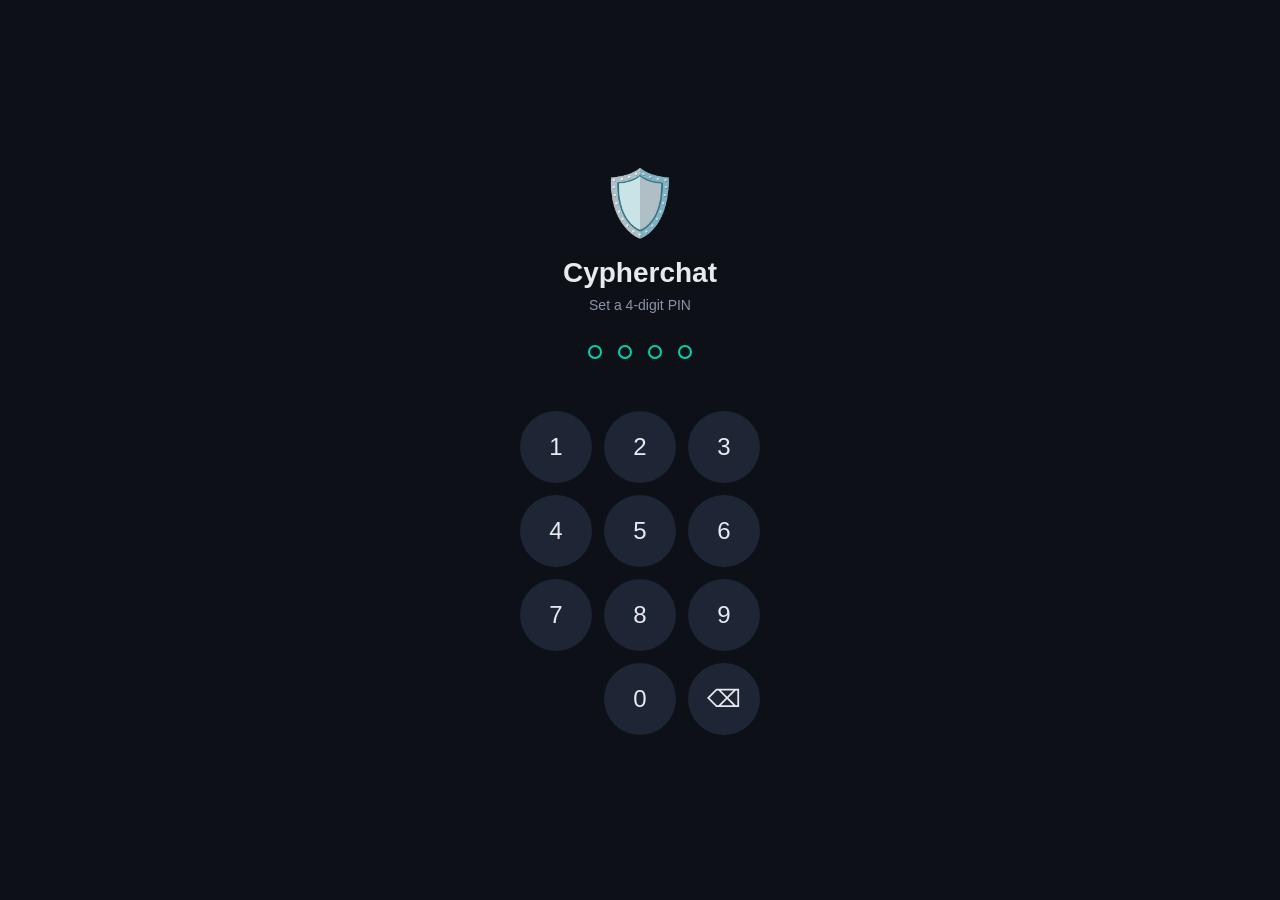
<file: cypherchat/index.html>
<!DOCTYPE html>
<html lang="en">
<head>
  <meta charset="UTF-8">
  <meta name="viewport" content="width=device-width, initial-scale=1.0, viewport-fit=cover, user-scalable=no">
  <meta name="apple-mobile-web-app-capable" content="yes">
  <meta name="apple-mobile-web-app-status-bar-style" content="black-translucent">
  <meta name="apple-mobile-web-app-title" content="Cypherchat">
  <meta name="theme-color" content="#07090F">
  <meta name="description" content="End-to-end encrypted messaging — zero-knowledge, identity-free">
  <title>Cypherchat</title>
  <link rel="manifest" href="manifest.json">
  <link rel="apple-touch-icon" href="/cypherchat/icons/icon-192.png">
  <link rel="icon" href="/cypherchat/icons/icon-192.png" type="image/png">
  <link rel="stylesheet" href="styles/app.css">
</head>
<body>
  <div id="app">
    <!-- PIN Lock Screen -->
    <div id="pin-screen" class="screen active">
      <div class="pin-container">
        <div class="pin-icon">🛡️</div>
        <h1 class="pin-title">Cypherchat</h1>
        <p class="pin-subtitle" id="pin-subtitle">Set a 4-digit PIN</p>
        <div class="pin-dots" id="pin-dots">
          <span class="pin-dot"></span><span class="pin-dot"></span>
          <span class="pin-dot"></span><span class="pin-dot"></span>
        </div>
        <p class="pin-error" id="pin-error"></p>
        <div class="pin-keypad" id="pin-keypad">
          <button class="pin-key" data-key="1">1</button>
          <button class="pin-key" data-key="2">2</button>
          <button class="pin-key" data-key="3">3</button>
          <button class="pin-key" data-key="4">4</button>
          <button class="pin-key" data-key="5">5</button>
          <button class="pin-key" data-key="6">6</button>
          <button class="pin-key" data-key="7">7</button>
          <button class="pin-key" data-key="8">8</button>
          <button class="pin-key" data-key="9">9</button>
          <button class="pin-key pin-key-empty"></button>
          <button class="pin-key" data-key="0">0</button>
          <button class="pin-key pin-key-back" data-key="⌫">⌫</button>
        </div>
      </div>
    </div>

    <!-- Conversation List -->
    <div id="list-screen" class="screen">
      <header class="list-header">
        <div class="list-header-left">
          <span class="shield-icon">🛡️</span><h1>Cypherchat</h1>
        </div>
        <button class="btn-new-chat" id="btn-new-chat" title="New conversation">+</button>
      </header>
      <div class="list-empty" id="list-empty">
        <span class="empty-icon">🔒</span>
        <h2>No conversations yet</h2>
        <p>Tap + to create an invitation link<br>and share it securely with a contact</p>
      </div>
      <div class="list-content" id="list-content"></div>
    </div>

    <!-- Conversation Screen -->
    <div id="chat-screen" class="screen">
      <header class="chat-header">
        <button class="btn-back" id="btn-back">←</button>
        <div class="chat-header-info">
          <h2 id="chat-contact-name">Unknown</h2>
          <span class="encrypted-badge" id="encrypted-badge">
            <span class="lock-icon">🔒</span><span>End-to-end encrypted</span>
          </span>
        </div>
      </header>
      <div class="encryption-notice" id="encryption-notice">
        <span>🔒</span>
        <span>Messages are end-to-end encrypted and cannot be read by anyone else</span>
      </div>
      <div class="messages" id="messages"></div>
      <div class="compose-bar">
        <textarea id="message-input" placeholder="Message" rows="1"></textarea>
        <button class="btn-send" id="btn-send">
          <svg width="20" height="20" viewBox="0 0 24 24" fill="none" stroke="currentColor" stroke-width="2">
            <path d="M22 2L11 13M22 2l-7 20-4-9-9-4 20-7z"/>
          </svg>
        </button>
      </div>
    </div>

    <!-- Settings Screen -->
    <div id="settings-screen" class="screen">
      <header class="settings-header">
        <button class="btn-back" id="btn-settings-back">←</button>
        <h1>Settings</h1><div></div>
      </header>
      <div class="settings-content">
        <div class="settings-section">
          <h3>Security</h3>
          <button class="settings-item" id="btn-export"><span>📤 Export Messages (JSON)</span><span>›</span></button>
          <button class="settings-item" id="btn-clear"><span>🗑️ Clear All Data</span><span>›</span></button>
        </div>
        <div class="settings-section">
          <h3>About</h3>
          <div class="settings-item static"><span>Version</span><span>1.0.0 PWA</span></div>
          <div class="settings-item static"><span>Encryption</span><span>AES-256-GCM + Double Ratchet</span></div>
          <div class="settings-item static"><span>Key Storage</span><span>WebCrypto + IndexedDB</span></div>
        </div>
      </div>
    </div>
  </div>

  <!-- App scripts -->
  <script type="module" src="crypto/CryptoEngine.js"></script>
  <script type="module" src="db/MessageStore.js"></script>
  <script type="module" src="main.js"></script>
</body>
</html>
</file>
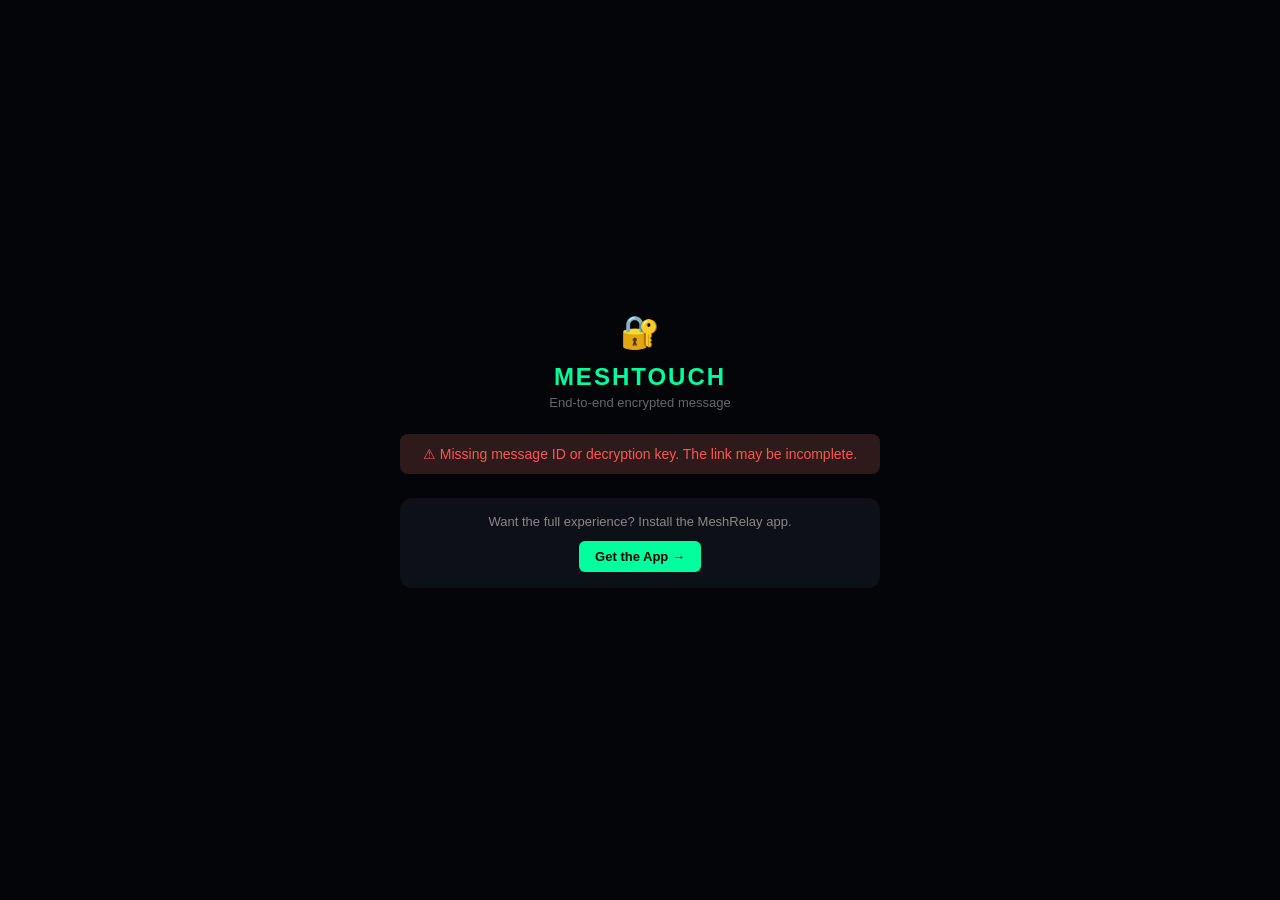
<file: meshtouch/index.html>
<!DOCTYPE html>
<html lang="en">
<head>
  <meta charset="UTF-8">
  <meta name="viewport" content="width=device-width, initial-scale=1.0">
  <title>MeshTouch — Secure Message</title>
  <meta name="theme-color" content="#030508">
  <style>
    * { margin: 0; padding: 0; box-sizing: border-box; }
    body {
      font-family: -apple-system, BlinkMacSystemFont, 'Segoe UI', Roboto, sans-serif;
      background: #030508;
      color: #e0e0e0;
      min-height: 100vh;
      display: flex;
      align-items: center;
      justify-content: center;
      padding: 20px;
    }
    .container {
      max-width: 480px;
      width: 100%;
    }
    .header {
      text-align: center;
      margin-bottom: 24px;
    }
    .header h1 {
      font-size: 24px;
      color: #00ff9d;
      margin-bottom: 4px;
      text-transform: uppercase;
      letter-spacing: 2px;
    }
    .header p {
      font-size: 13px;
      color: #666;
    }
    .status {
      padding: 12px 16px;
      border-radius: 8px;
      margin-bottom: 16px;
      font-size: 14px;
      text-align: center;
    }
    .status.loading { background: #1a1a2e; color: #81a1c1; }
    .status.success { background: #1a2e1a; color: #50fa7b; }
    .status.error { background: #2e1a1a; color: #ff5555; }
    .message-card {
      background: #0d1117;
      border: 1px solid #1a1a2e;
      border-radius: 12px;
      padding: 20px;
      margin-bottom: 16px;
    }
    .message-meta {
      font-size: 12px;
      color: #555;
      margin-bottom: 12px;
      display: flex;
      justify-content: space-between;
    }
    .message-content {
      font-size: 15px;
      line-height: 1.6;
      color: #e0e0e0;
      white-space: pre-wrap;
      word-break: break-word;
    }
    .reply-section {
      margin-top: 16px;
      padding-top: 16px;
      border-top: 1px solid #1a1a2e;
    }
    .reply-section h3 {
      font-size: 14px;
      color: #888;
      margin-bottom: 12px;
    }
    .reply-input {
      width: 100%;
      min-height: 80px;
      background: #030508;
      border: 1px solid #1a1a2e;
      border-radius: 8px;
      padding: 12px;
      color: #e0e0e0;
      font-size: 14px;
      resize: vertical;
      font-family: inherit;
    }
    .reply-input:focus { outline: none; border-color: #00ff9d; }
    .reply-btn {
      margin-top: 12px;
      width: 100%;
      padding: 12px;
      background: #00ff9d;
      color: #030508;
      border: none;
      border-radius: 8px;
      font-size: 14px;
      font-weight: 600;
      cursor: pointer;
    }
    .reply-btn:hover { background: #00cc7d; }
    .reply-btn:disabled { opacity: 0.5; cursor: not-allowed; }
    .install-prompt {
      text-align: center;
      margin-top: 24px;
      padding: 16px;
      background: #0d1117;
      border-radius: 12px;
    }
    .install-prompt p {
      font-size: 13px;
      color: #888;
      margin-bottom: 12px;
    }
    .install-prompt a {
      display: inline-block;
      padding: 8px 16px;
      background: #00ff9d;
      color: #030508;
      text-decoration: none;
      border-radius: 6px;
      font-size: 13px;
      font-weight: 600;
    }
    .lock-icon { font-size: 32px; margin-bottom: 12px; }
  </style>
</head>
<body>
  <div class="container">
    <div class="header">
      <div class="lock-icon">🔐</div>
      <h1>MeshTouch</h1>
      <p>End-to-end encrypted message</p>
    </div>

    <div id="status" class="status loading">
      Decrypting message...
    </div>

    <div id="message-container" style="display:none">
      <div class="message-card">
        <div class="message-meta">
          <span id="sender-info">From: Unknown</span>
          <span id="msg-time"></span>
        </div>
        <div id="message-text" class="message-content"></div>
      </div>

      <div class="reply-section">
        <h3>💬 Reply (encrypted)</h3>
        <textarea id="reply-input" class="reply-input" placeholder="Type your reply..."></textarea>
        <button id="reply-btn" class="reply-btn">Send Encrypted Reply</button>
        <p id="reply-status" style="font-size:12px;color:#555;margin-top:8px"></p>
      </div>
    </div>

    <div class="install-prompt">
      <p>Want the full experience? Install the MeshRelay app.</p>
      <a href="https://github.com/earnerbaymalay/meshtouch">Get the App →</a>
    </div>
  </div>

  <script>
    // MeshRelay Web Reader
    // Decrypts messages using the key from the URL fragment (never sent to server)

    const RELAY_URL = 'https://relay.meshtouch.link'; // Default relay

    async function decryptAndShow() {
      const hash = window.location.hash.slice(1);
      const params = new URLSearchParams(hash);

      const msgId = params.get('m');
      const key = params.get('key');
      const iv = params.get('iv');

      const statusEl = document.getElementById('status');
      const containerEl = document.getElementById('message-container');

      if (!msgId || !key) {
        statusEl.className = 'status error';
        statusEl.textContent = '⚠ Missing message ID or decryption key. The link may be incomplete.';
        return;
      }

      try {
        // Fetch ciphertext from relay
        const resp = await fetch(`${RELAY_URL}/api/v1/messages/${msgId}`, {
          headers: { 'X-Key-Id': key.slice(0, 8) }
        });

        if (!resp.ok) {
          statusEl.className = 'status error';
          statusEl.textContent = resp.status === 404
            ? '⚠ Message not found. It may have expired.'
            : '⚠ Error fetching message.';
          return;
        }

        const data = await resp.json();
        const ciphertext = data.ciphertext || data.messages?.[0]?.ciphertext;

        if (!ciphertext) {
          statusEl.className = 'status error';
          statusEl.textContent = '⚠ No ciphertext found.';
          return;
        }

        // Decrypt using Web Crypto API
        const plaintext = await decryptAESGCM(ciphertext, key, iv);

        if (!plaintext) {
          statusEl.className = 'status error';
          statusEl.textContent = '⚠ Decryption failed. The key may be invalid.';
          return;
        }

        // Show decrypted message
        statusEl.style.display = 'none';
        containerEl.style.display = 'block';
        document.getElementById('message-text').textContent = plaintext;
        document.getElementById('sender-info').textContent =
          `From: ${data.sender_id?.slice(0, 8) || 'Unknown'}`;
        document.getElementById('msg-time').textContent =
          data.stored_at ? new Date(data.stored_at).toLocaleString() : '';

      } catch (err) {
        statusEl.className = 'status error';
        statusEl.textContent = '⚠ Error: ' + err.message;
        console.error(err);
      }
    }

    async function decryptAESGCM(ciphertextB64, keyHex, ivHex) {
      try {
        // Import key
        const keyData = hexToBytes(keyHex);
        const cryptoKey = await crypto.subtle.importKey(
          'raw',
          keyData,
          { name: 'AES-GCM' },
          false,
          ['decrypt']
        );

        // Decode ciphertext
        const ctData = base64ToBytes(ciphertextB64);

        // Extract IV (if not provided separately)
        const iv = ivHex ? hexToBytes(ivHex) : ctData.slice(0, 12);
        const ct = ivHex ? ctData : ctData.slice(12);

        // Decrypt
        const decrypted = await crypto.subtle.decrypt(
          { name: 'AES-GCM', iv: iv },
          cryptoKey,
          ct
        );

        return new TextDecoder().decode(decrypted);
      } catch (e) {
        return null;
      }
    }

    function hexToBytes(hex) {
      const bytes = new Uint8Array(hex.length / 2);
      for (let i = 0; i < hex.length; i += 2) {
        bytes[i / 2] = parseInt(hex.substr(i, 2), 16);
      }
      return bytes;
    }

    function base64ToBytes(b64) {
      const binary = atob(b64);
      const bytes = new Uint8Array(binary.length);
      for (let i = 0; i < binary.length; i++) {
        bytes[i] = binary.charCodeAt(i);
      }
      return bytes;
    }

    // Reply handling (generates encrypted reply URL)
    document.getElementById('reply-btn')?.addEventListener('click', async () => {
      const text = document.getElementById('reply-input').value.trim();
      const statusEl = document.getElementById('reply-status');
      if (!text) return;

      statusEl.textContent = 'Generating encrypted reply link...';

      // In production: encrypt reply and POST to relay
      // For now: generate a shareable link with encrypted content
      try {
        // Generate a new random key
        const key = crypto.getRandomValues(new Uint8Array(32));
        const iv = crypto.getRandomValues(new Uint8Array(12));

        // Encrypt
        const cryptoKey = await crypto.subtle.importKey(
          'raw', key, { name: 'AES-GCM' }, false, ['encrypt']
        );
        const encrypted = await crypto.subtle.encrypt(
          { name: 'AES-GCM', iv },
          cryptoKey,
          new TextEncoder().encode(text)
        );

        const keyHex = bytesToHex(key);
        const ivHex = bytesToHex(iv);
        const ctB64 = bytesToBase64(new Uint8Array(iv).concat(new Uint8Array(encrypted)));

        // For now: show the encrypted payload
        statusEl.textContent = `✓ Reply encrypted. Share this link: ${window.location.origin}/r/reply#${keyHex.slice(0, 16)}...`;
      } catch (e) {
        statusEl.textContent = '✗ Encryption failed: ' + e.message;
      }
    });

    function bytesToHex(bytes) {
      return Array.from(bytes).map(b => b.toString(16).padStart(2, '0')).join('');
    }

    function bytesToBase64(bytes) {
      return btoa(String.fromCharCode(...bytes));
    }

    // Initialize
    decryptAndShow();
  </script>
</body>
</html>
</file>
<file: cypherchat/styles/app.css>
:root {
  --black: #07090F; --navy: #0D1117; --surface: #161B27; --card: #1E2535;
  --border: #2A3145; --teal: #00D4AA; --teal-soft: rgba(0, 212, 170, 0.15);
  --amber: #FFA500; --red: #FF4757; --green: #2ED573;
  --text-primary: #E8EAF0; --text-secondary: #8B93A8; --text-muted: #4A5268;
  --bubble-out: #003D2E; --bubble-in: #1E2535;
  --safe-top: env(safe-area-inset-top, 0px);
  --safe-bottom: env(safe-area-inset-bottom, 0px);
}
* { margin: 0; padding: 0; box-sizing: border-box; }
html, body { height: 100%; overflow: hidden; }
body {
  font-family: -apple-system, BlinkMacSystemFont, 'SF Pro Text', 'Helvetica Neue', sans-serif;
  background: var(--navy); color: var(--text-primary);
  -webkit-font-smoothing: antialiased; -webkit-tap-highlight-color: transparent;
  overscroll-behavior: none;
}
.screen { display: none; position: absolute; inset: 0; background: var(--navy); flex-direction: column; }
.screen.active { display: flex; }

/* PIN */
.pin-container { flex: 1; display: flex; flex-direction: column; align-items: center; justify-content: center; padding: 40px 32px; }
.pin-icon { font-size: 64px; margin-bottom: 16px; }
.pin-title { font-size: 28px; font-weight: 700; margin-bottom: 8px; }
.pin-subtitle { font-size: 14px; color: var(--text-secondary); margin-bottom: 32px; }
.pin-dots { display: flex; gap: 16px; margin-bottom: 8px; }
.pin-dot { width: 14px; height: 14px; border-radius: 50%; border: 2px solid var(--teal); transition: background 0.15s; }
.pin-dot.filled { background: var(--teal); }
.pin-dot.error { border-color: var(--red); background: var(--red); }
.pin-error { font-size: 13px; color: var(--red); min-height: 20px; margin-bottom: 8px; }
.pin-keypad { display: grid; grid-template-columns: repeat(3, 72px); gap: 12px; margin-top: 16px; }
.pin-key { width: 72px; height: 72px; border-radius: 50%; background: var(--card); border: none; color: var(--text-primary); font-size: 24px; cursor: pointer; -webkit-tap-highlight-color: transparent; transition: background 0.1s; }
.pin-key:active { background: var(--border); }
.pin-key-empty { visibility: hidden; }

/* List */
.list-header { display: flex; justify-content: space-between; align-items: center; padding: 12px 16px; padding-top: calc(12px + var(--safe-top)); background: var(--navy); border-bottom: 1px solid var(--border); }
.list-header-left { display: flex; align-items: center; gap: 8px; }
.shield-icon { font-size: 20px; }
.list-header h1 { font-size: 20px; font-weight: 700; }
.btn-new-chat { width: 40px; height: 40px; border-radius: 12px; background: var(--teal); border: none; color: var(--black); font-size: 24px; font-weight: 300; cursor: pointer; }
.list-empty { flex: 1; display: flex; flex-direction: column; align-items: center; justify-content: center; text-align: center; padding: 32px; }
.list-empty .empty-icon { font-size: 48px; margin-bottom: 12px; }
.list-empty h2 { font-size: 18px; color: var(--text-secondary); margin-bottom: 8px; }
.list-empty p { font-size: 14px; color: var(--text-muted); line-height: 1.5; }
.list-content { flex: 1; overflow-y: auto; -webkit-overflow-scrolling: touch; }

/* Chat Row */
.chat-row { display: flex; align-items: center; gap: 14px; padding: 12px 16px; border-bottom: 0.5px solid rgba(42, 49, 69, 0.5); cursor: pointer; -webkit-tap-highlight-color: transparent; }
.chat-row:active { background: var(--card); }
.chat-avatar { width: 48px; height: 48px; border-radius: 50%; background: var(--card); display: flex; align-items: center; justify-content: center; font-size: 18px; font-weight: 600; color: var(--teal); flex-shrink: 0; }
.chat-info { flex: 1; min-width: 0; }
.chat-info-top { display: flex; justify-content: space-between; align-items: center; }
.chat-name { font-size: 16px; font-weight: 600; display: flex; align-items: center; gap: 6px; }
.verified-dot { width: 7px; height: 7px; border-radius: 50%; background: var(--teal); }
.chat-time { font-size: 12px; color: var(--text-muted); }
.chat-preview { font-size: 14px; color: var(--text-secondary); white-space: nowrap; overflow: hidden; text-overflow: ellipsis; margin-top: 2px; }

/* Chat Screen */
.chat-header { display: flex; align-items: center; gap: 12px; padding: 12px 16px; padding-top: calc(12px + var(--safe-top)); background: var(--navy); border-bottom: 1px solid var(--border); }
.btn-back { width: 32px; height: 32px; background: none; border: none; color: var(--text-secondary); font-size: 18px; cursor: pointer; }
.chat-header-info { flex: 1; }
.chat-header-info h2 { font-size: 16px; font-weight: 600; }
.encrypted-badge { display: inline-flex; align-items: center; gap: 4px; font-size: 11px; color: var(--teal); }
.lock-icon { font-size: 10px; }
.encryption-notice { display: flex; align-items: center; justify-content: center; gap: 6px; margin: 8px 12px; padding: 8px 12px; background: var(--teal-soft); border-radius: 8px; font-size: 11px; color: var(--teal); text-align: center; }
.messages { flex: 1; overflow-y: auto; -webkit-overflow-scrolling: touch; padding: 8px 12px; display: flex; flex-direction: column; gap: 4px; padding-bottom: calc(8px + var(--safe-bottom)); }

/* Messages */
.message { max-width: 80%; }
.message.outgoing { align-self: flex-end; }
.message.incoming { align-self: flex-start; }
.bubble { padding: 10px 14px; border-radius: 18px; font-size: 15px; line-height: 1.4; word-wrap: break-word; }
.outgoing .bubble { background: var(--bubble-out); border-bottom-right-radius: 6px; }
.incoming .bubble { background: var(--bubble-in); border-bottom-left-radius: 6px; }
.message-meta { display: flex; align-items: center; gap: 4px; padding: 2px 4px; font-size: 11px; color: var(--text-muted); }
.outgoing .message-meta { justify-content: flex-end; }
.delivered { color: var(--teal); font-weight: 600; }

/* Compose */
.compose-bar { display: flex; align-items: flex-end; gap: 8px; padding: 8px 12px; padding-bottom: calc(8px + var(--safe-bottom)); background: var(--surface); border-top: 1px solid var(--border); }
#message-input { flex: 1; background: var(--card); border: 1px solid var(--border); border-radius: 20px; padding: 8px 14px; color: var(--text-primary); font-size: 15px; font-family: inherit; resize: none; max-height: 120px; line-height: 1.4; outline: none; }
#message-input:focus { border-color: var(--teal); }
#message-input::placeholder { color: var(--text-muted); }
.btn-send { width: 40px; height: 40px; border-radius: 50%; background: var(--teal); border: none; display: flex; align-items: center; justify-content: center; color: var(--black); cursor: pointer; flex-shrink: 0; transition: opacity 0.15s; }
.btn-send:disabled { opacity: 0.4; cursor: default; }
.btn-send svg { stroke-width: 2.5; }

/* Settings */
.settings-header { display: flex; align-items: center; justify-content: space-between; padding: 12px 16px; padding-top: calc(12px + var(--safe-top)); background: var(--navy); border-bottom: 1px solid var(--border); }
.settings-header h1 { font-size: 18px; font-weight: 600; }
.settings-content { flex: 1; overflow-y: auto; padding: 16px; }
.settings-section { margin-bottom: 24px; }
.settings-section h3 { font-size: 12px; color: var(--text-muted); text-transform: uppercase; letter-spacing: 1px; margin-bottom: 8px; padding-left: 16px; }
.settings-item { display: flex; justify-content: space-between; align-items: center; padding: 14px 16px; background: var(--card); border-radius: 10px; margin-bottom: 1px; font-size: 15px; cursor: pointer; border: none; color: inherit; width: 100%; text-align: left; -webkit-tap-highlight-color: transparent; }
.settings-item:active { background: var(--border); }
.settings-item.static { cursor: default; }
.settings-item.static:active { background: var(--card); }
.settings-item span:first-child { color: var(--text-primary); }
.settings-item span:last-child { color: var(--text-muted); font-size: 13px; }

/* Animations */
@keyframes fadeIn { from { opacity: 0; transform: translateY(8px); } to { opacity: 1; transform: translateY(0); } }
.message { animation: fadeIn 0.2s ease; }
</file>
